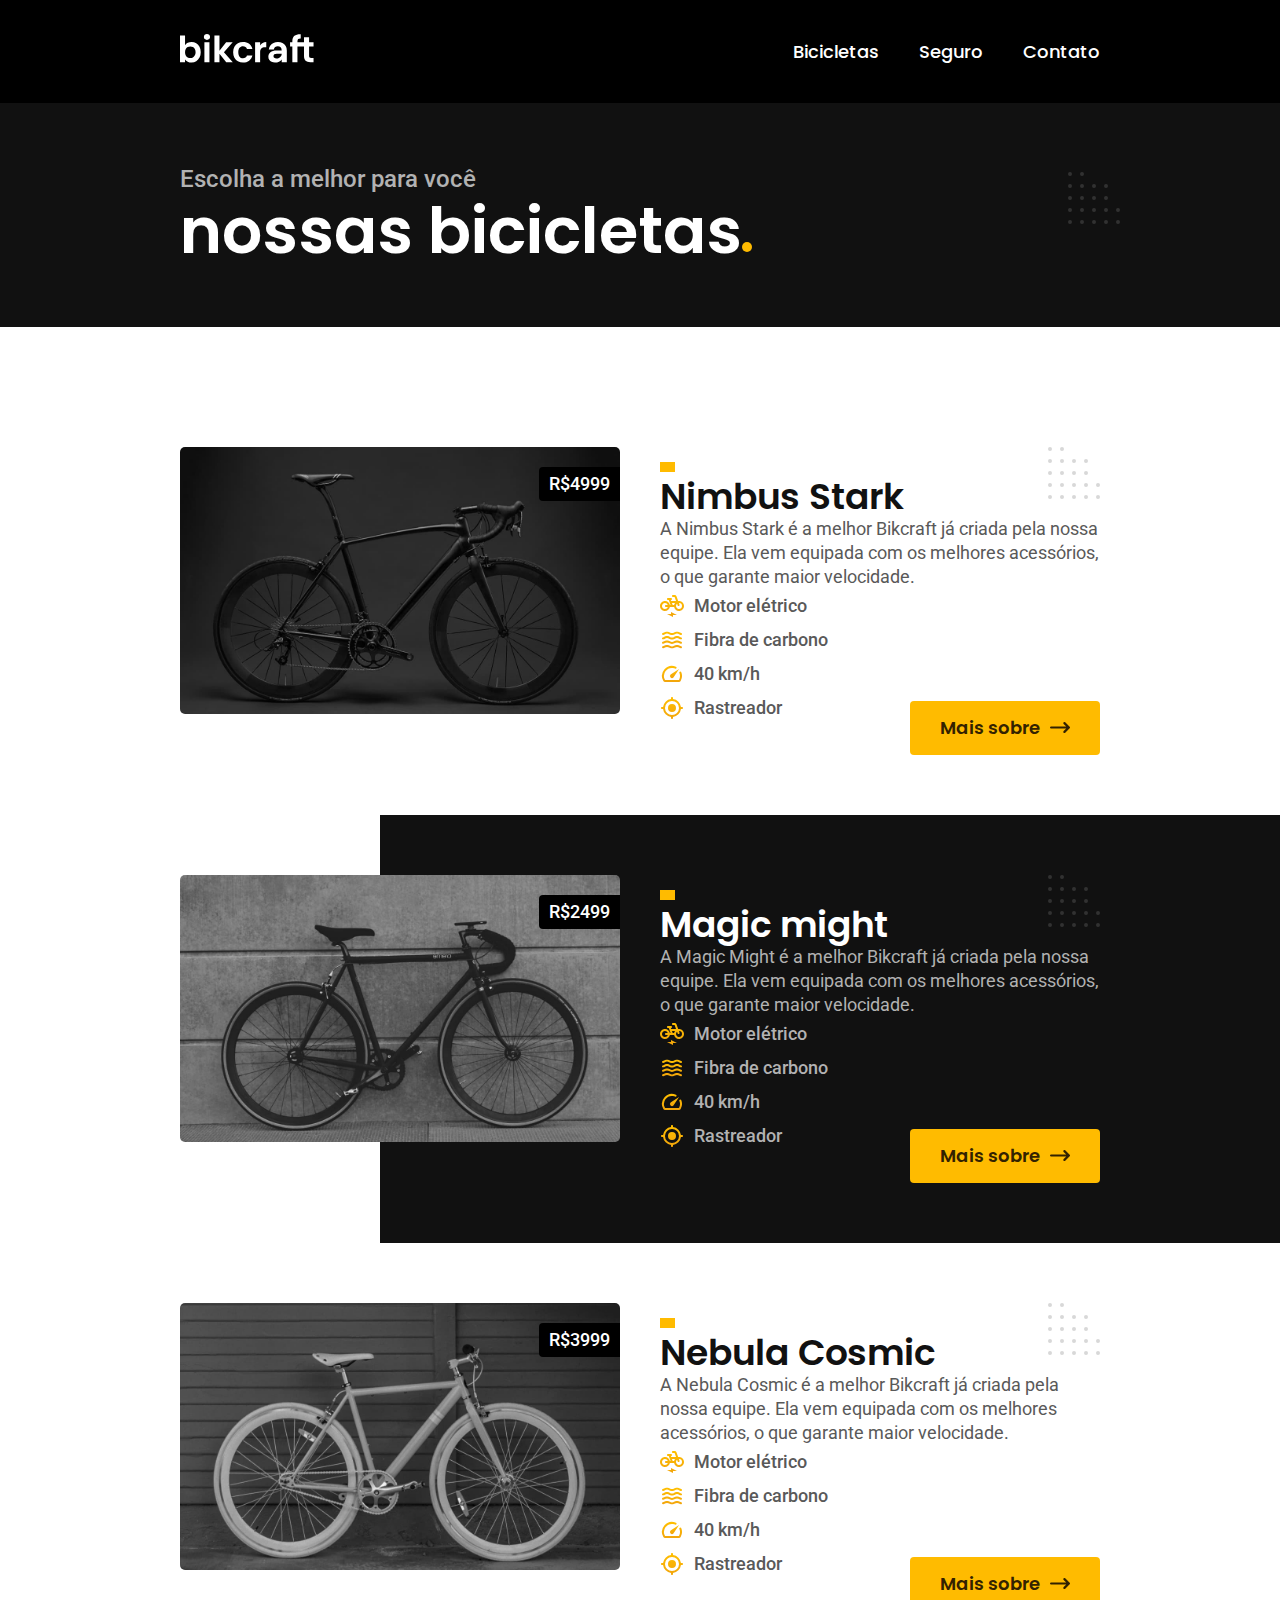
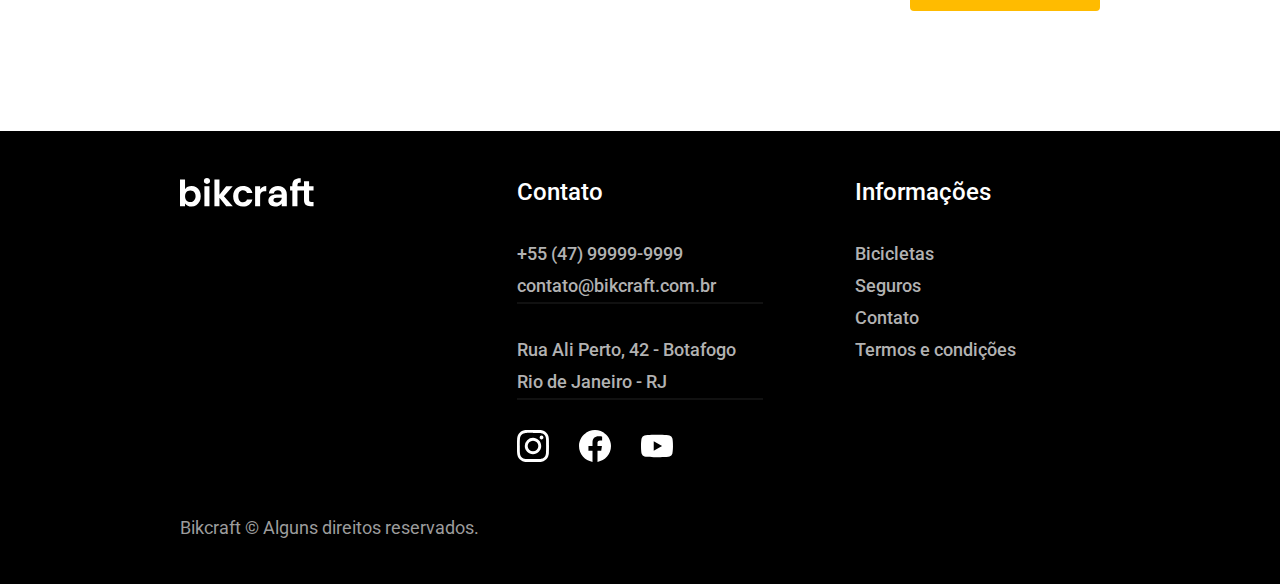
<file: bicicletas.html>
<!DOCTYPE html>
<html lang="pt-BR">
<head>
    <meta charset="UTF-8">
    <meta name="viewport" content="width=device-width, initial-scale=1.0">
    <script> document.documentElement.className = ' js'; </script>
    <link rel="stylesheet" href="/css/bicicletas/style.css">
    <link href="https://fonts.googleapis.com/css2?family=Fira+Sans:wght@400;500;600;700&family=Poppins:ital,wght@0,100;0,200;0,300;0,400;0,500;0,600;0,700;0,800;0,900;1,100;1,200;1,300;1,400;1,500;1,600;1,700;1,800;1,900&display=swap" rel="stylesheet">
    <link href="https://fonts.googleapis.com/css2?family=Roboto:ital,wght@0,100;0,300;0,400;0,500;0,700;0,900;1,100;1,300;1,400;1,500;1,700;1,900&display=swap" rel="stylesheet">
    <link href="https://fonts.googleapis.com/css2?family=Merriweather:ital,wght@0,900;1,900&display=swap" rel="stylesheet">
    <title>Bicicletas | Bikcraft</title>
</head>
<body>
    <header>
         
        <div class="header-wrapper">
            <a href="index.html"><img src="/img/bikcraft.svg" alt=""></a>
            <nav aria-label="primaria">
                <ul class="header-menu">
                    <li class="menu-item"><a href="/bicicletas.html">Bicicletas</a></li>
                    <li class="menu-item"><a href="/">Seguro</a></li>
                    <li class="menu-item"><a href="/">Contato</a></li>
                </ul>
            </nav>
        </div>
    </header>
    <main class="bicicletas" aria-label="Bicicletas">
        <div class="bicicletas-header">
            <span>Escolha a melhor para você</span>
            <h1>nossas bicicletas</h1>
        </div>
        <div class="bicicletas-wrapper">
            <div class="bicicletas-item">
                <div class="imagem-wrapper">
                    <img src="img/bicicletas/nimbus.jpg" alt="bicicleta preta esportiva, fundo preto">
                    <span class="item-preco">R$4999</span>
                </div>
                <div class="item-info">
                    <h2>Nimbus Stark</h2>
                    <p>A Nimbus Stark é a melhor Bikcraft já criada pela nossa equipe. Ela vem equipada com os melhores acessórios, o que garante maior velocidade.</p>
                    <div>
                        <ul >
                            <li>Motor elétrico</li>
                            <li>Fibra de carbono</li>
                            <li>40 km/h</li>
                            <li>Rastreador</li>
                        </ul>
                        <a href="">Mais sobre</a>
                    </div>
                </div>
            </div>
            <div class="bicicletas-item">
                <div class="imagem-wrapper">
                    <img src="img/bicicletas/magic.jpg" alt="bicicleta preta esportiva, fundo cinza">
                    <span class="item-preco">R$2499</span>
                </div>
                <div class="item-info">
                    <h2>Magic might</h2>
                    <p>A Magic Might é a melhor Bikcraft já criada pela nossa equipe. Ela vem equipada com os melhores acessórios, o que garante maior velocidade.</p>
                    <div>
                        <ul >
                            <li>Motor elétrico</li>
                            <li>Fibra de carbono</li>
                            <li>40 km/h</li>
                            <li>Rastreador</li>
                        </ul>
                        <a href="">Mais sobre</a>
                    </div>
                </div>
            </div>
            <div class="bicicletas-item">
                <div class="imagem-wrapper">
                    <img src="img/bicicletas/nebula.jpg" alt="bicicleta branca esportiva">
                    <span class="item-preco">R$3999</span>
                </div>
                <div class="item-info">
                    <h2>Nebula Cosmic</h2>
                    <p>A Nebula Cosmic é a melhor Bikcraft já criada pela nossa equipe. Ela vem equipada com os melhores acessórios, o que garante maior velocidade.</p>
                    <div>
                        <ul >
                            <li>Motor elétrico</li>
                            <li>Fibra de carbono</li>
                            <li>40 km/h</li>
                            <li>Rastreador</li>
                        </ul>
                        <a href="">Mais sobre</a>
                    </div>
                </div>
            </div>
        </div>
    </main>
    <footer>
        <div class="footer-wrapper">
            <div class="footer-marca">
                <img src="img/bikcraft.svg" alt="">
            </div>
            <div class="footer-contato">
                <h3>Contato</h3>
                <div>
                    <a href="tel:+55 (47) 99999-9999">
                            +55 (47) 99999-9999
                    </a>
                    <a href="mailto:contato@bikcraft.com.br">contato@bikcraft.com.br</a>
                    
                </div>
                <div>
                <span>
                    Rua Ali Perto, 42 - Botafogo
                        Rio de Janeiro - RJ
                </span>
            </div>
                <div class="contato-redes">
                    <a href="https://instagram.com/bikcraft"><img src="img/redes/instagram.svg" alt=""></a>
                    <a href="https://facebook.com/bikcraft"><img src="img/redes/facebook.svg" alt=""></a>
                    <a href="https://youtube.com/bikcraft"><img src="img/redes/youtube.svg" alt=""></a>
                </div>
            </div>
            <div class="footer-informacoes">
                <h3>Informações</h3>
                <ul class="informacoes-lista">
                    <li><a href="bicicletas.html">Bicicletas</a></li>
                    <li><a href="seguros.html">Seguros</a></li>
                    <li><a href="contato.html">Contato</a></li>
                    <li><a href="termos.html">Termos e condições</a></li>
                </ul>
            </div>
        </div>
        <div class="copywright">
            <span >Bikcraft © Alguns direitos reservados.</span>
        </div>

    </footer>


    
</body>
</html>
</file>
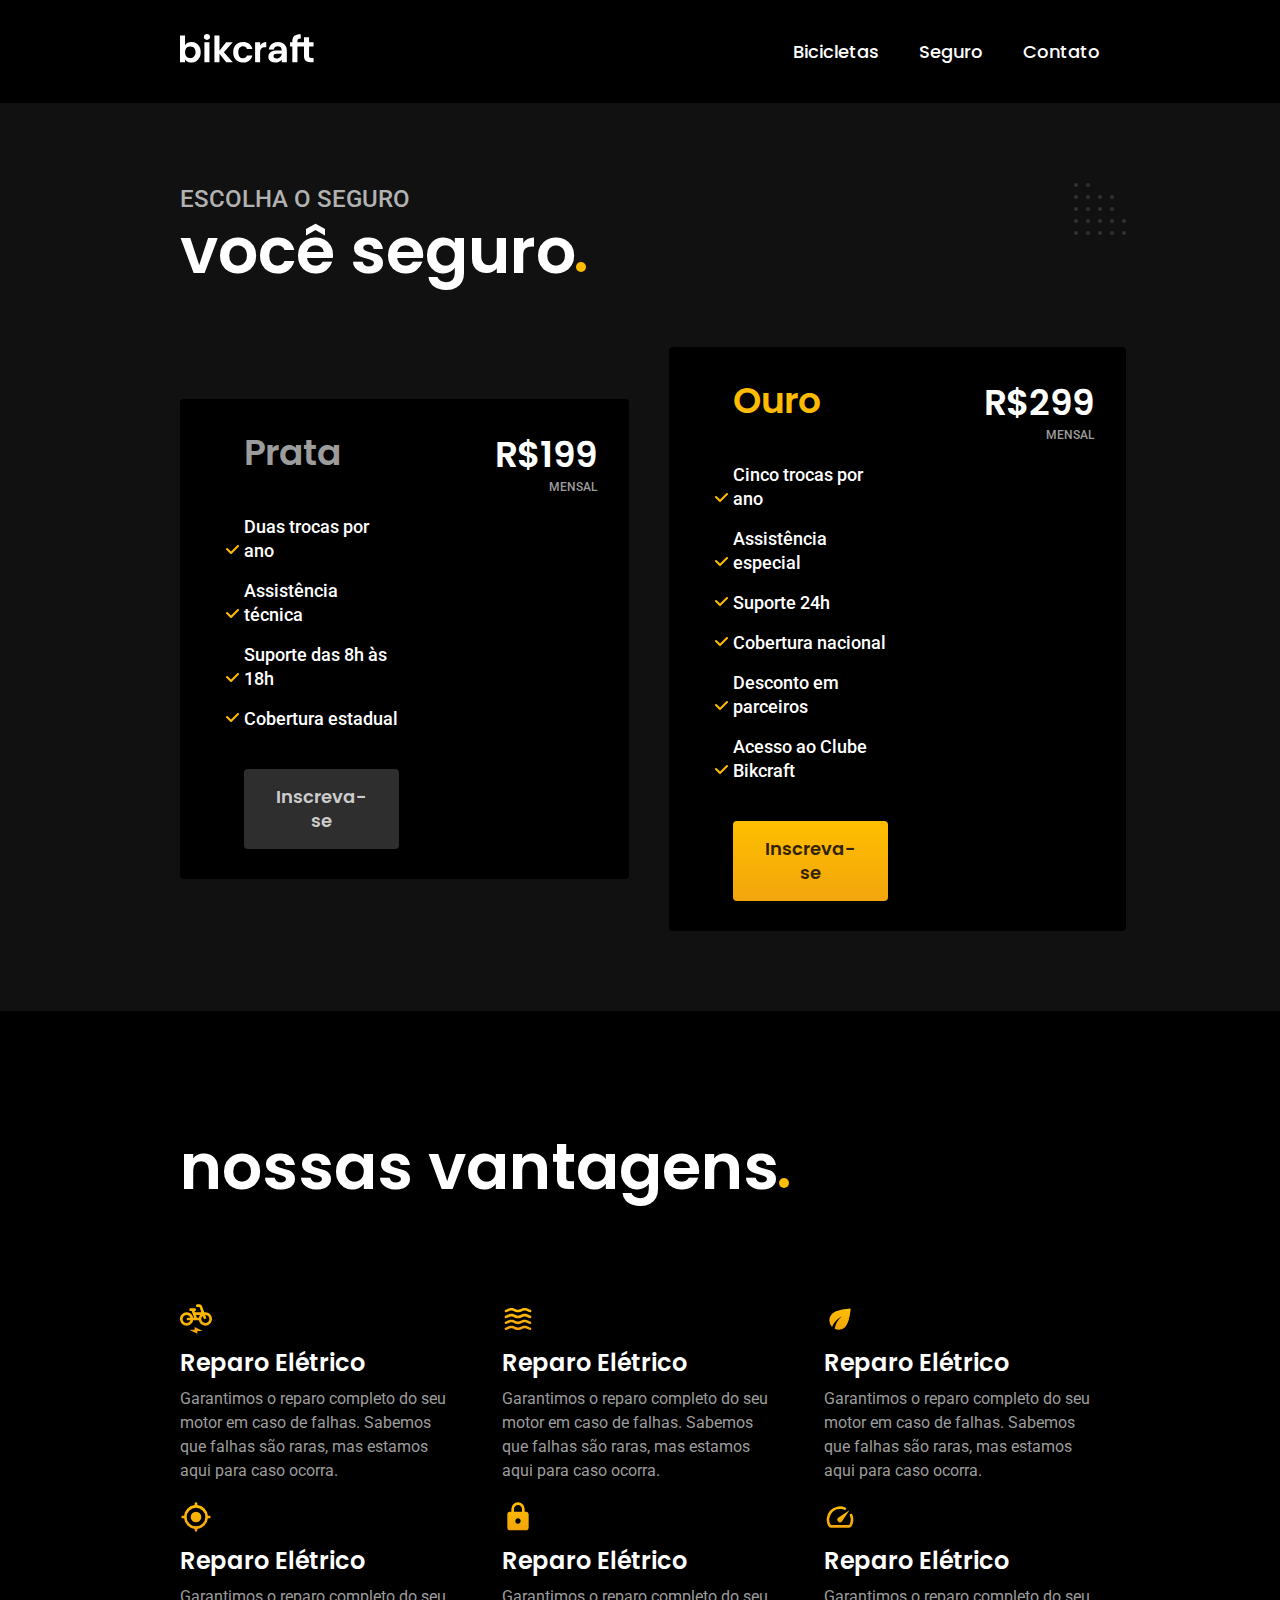
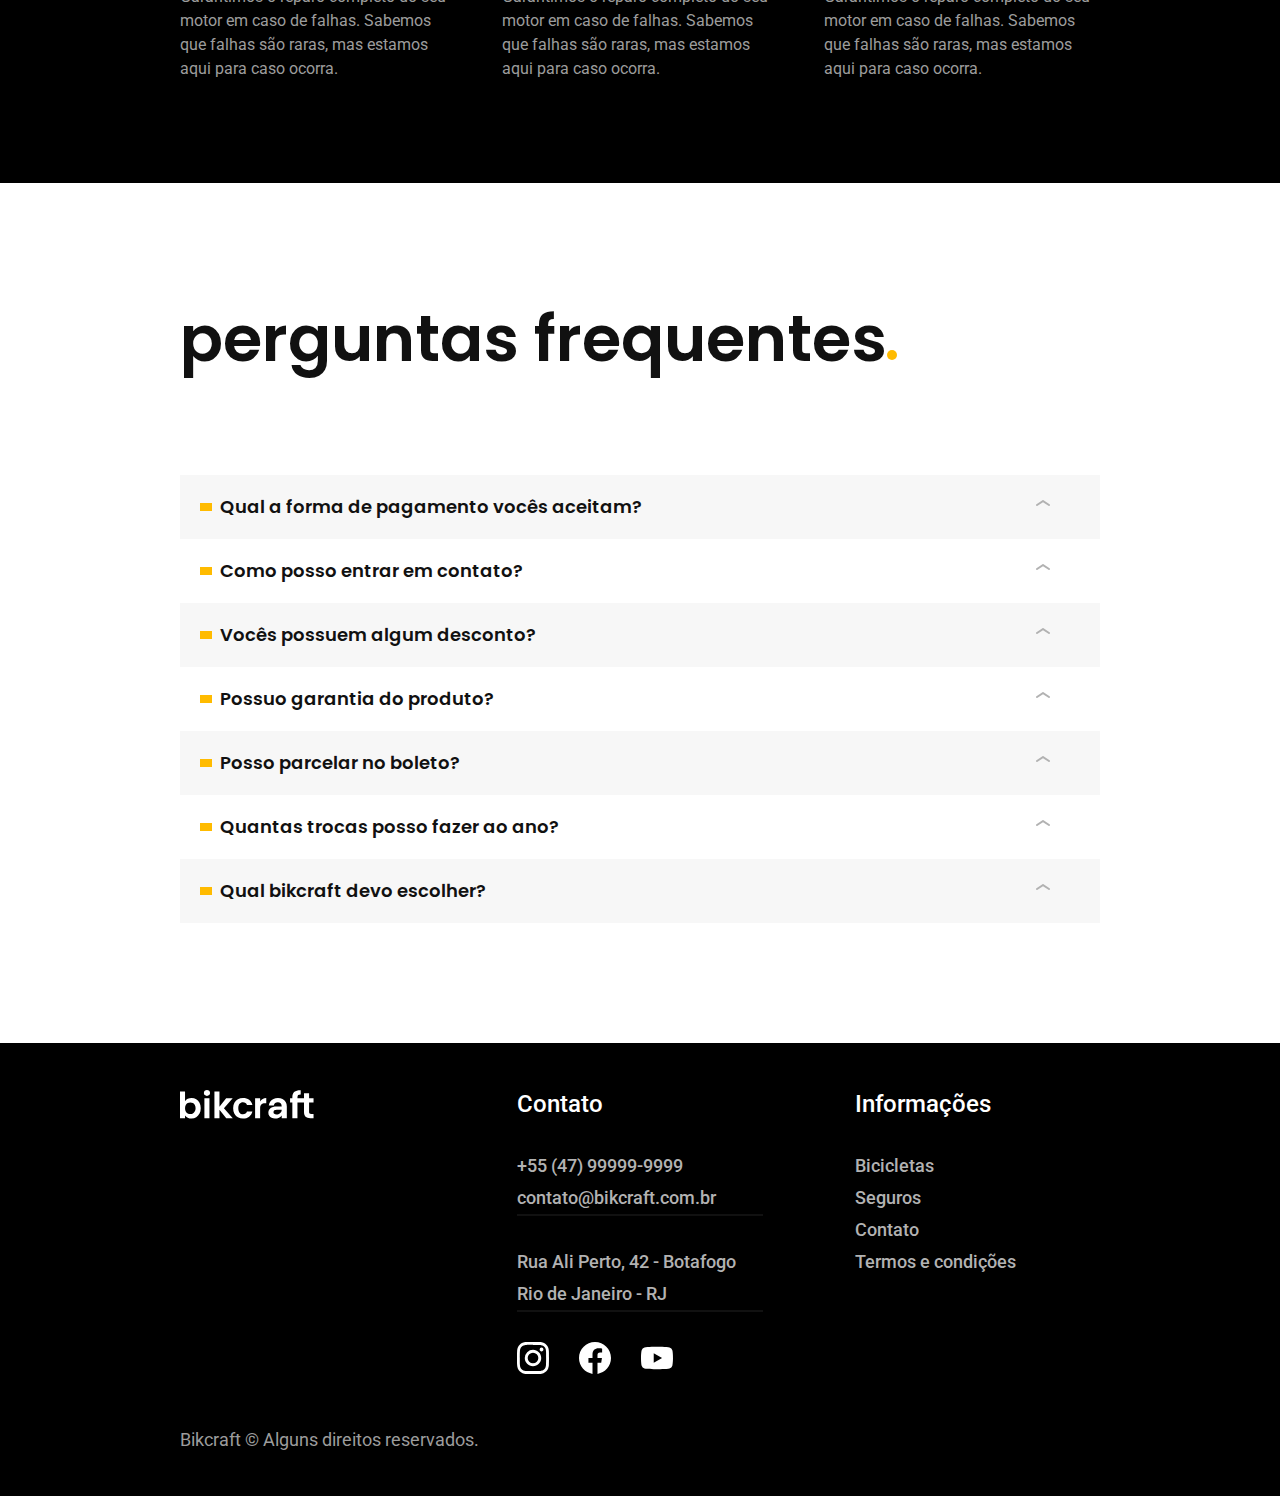
<file: seguros.html>
<!DOCTYPE html>
<html lang="pt-BR">
<head>
    <meta charset="UTF-8">
    <meta name="viewport" content="width=device-width, initial-scale=1.0">

    <script> document.documentElement.dataset.js = 'js'; </script>
     <link rel="stylesheet" href="/css/seguros/style.css">
     <link href="https://fonts.googleapis.com/css2?family=Fira+Sans:wght@400;500;600;700&family=Poppins:ital,wght@0,100;0,200;0,300;0,400;0,500;0,600;0,700;0,800;0,900;1,100;1,200;1,300;1,400;1,500;1,600;1,700;1,800;1,900&display=swap" rel="stylesheet">
     <link href="https://fonts.googleapis.com/css2?family=Roboto:ital,wght@0,100;0,300;0,400;0,500;0,700;0,900;1,100;1,300;1,400;1,500;1,700;1,900&display=swap" rel="stylesheet">
     <link href="https://fonts.googleapis.com/css2?family=Merriweather:ital,wght@0,900;1,900&display=swap" rel="stylesheet">
  
     <title>Bikcraft</title> <title>Document</title>
</head>
<body>
        <header>
         
            <div class="header-wrapper">
                <a href="index.html"><img src="/img/bikcraft.svg" alt="bikcraft logo"></a>
                <nav aria-label="primaria">
                    <ul class="header-menu">
                        <li class="menu-item"><a href="/bicicletas.html">Bicicletas</a></li>
                        <li class="menu-item"><a href="seguros.html">Seguro</a></li>
                        <li class="menu-item"><a href="/">Contato</a></li>
                    </ul>
                </nav>
            </div>
        </header>
        <main class="seguros" aria-label="Seguros">
            <div class="seguros-wrapper">
                <div>
                    <span>Escolha o seguro</span>
                    <h2>você seguro</h2>
                </div>
                <div class="seguros-lista">
                    <div class="seguro-card prata">
                        <div>
                            <h3>Prata</h3>
                            <ul>
                                <li>Duas trocas por ano</li>
                                <li>Assistência técnica</li>
                                <li>Suporte das 8h às 18h</li>
                                <li>Cobertura estadual</li>
                            </ul>
                            <a href="/">Inscreva-se</a>
                        </div>
                        <span>R$199 <span>mensal</span></span>
    
                    </div>
    
                    <div class="seguro-card ouro">
                        <div>
                            <h3>Ouro</h3>
                            <ul>
                                <li>Cinco trocas por ano</li>
                                <li>Assistência especial</li>
                                <li>Suporte 24h</li>
                                <li>Cobertura nacional</li>
                                <li>Desconto em parceiros</li>
                                <li>Acesso ao Clube Bikcraft</li>
                            </ul>
                            <a href="/">Inscreva-se</a>
                        </div>
                        <span>R$299 <span>mensal</span></span>
                    </div>
                    
    
                </div>
    
            </div>
        </main>
        <section class="vantagens">
            <div class="vantagens-wrapper">
                <h2>nossas vantagens </h2>
                <ul class="vantagens-lista">
                    <li class="lista-item">
                        <img src="./img/icones/eletrica.svg" alt="">
                        <div class="item-wrapper">
                            <h3>Reparo Elétrico</h3>
                            <p>Garantimos o reparo completo do seu motor em caso de falhas. Sabemos que falhas são raras, mas estamos aqui para caso ocorra.</p>
                        </div>
                    </li>
                    <li class="lista-item">
                        <img src="./img/icones/carbono.svg" alt="">
                        <div class="item-wrapper">
                            <h3>Reparo Elétrico</h3>
                            <p>Garantimos o reparo completo do seu motor em caso de falhas. Sabemos que falhas são raras, mas estamos aqui para caso ocorra.</p>
                        </div>
                    </li>
                    <li class="lista-item">
                        <img src="./img/icones/sustentavel.svg" alt="">
                        <div class="item-wrapper">
                            <h3>Reparo Elétrico</h3>
                            <p>Garantimos o reparo completo do seu motor em caso de falhas. Sabemos que falhas são raras, mas estamos aqui para caso ocorra.</p>
                        </div>
                    </li>
                    <li class="lista-item">
                        <img src="./img/icones/rastreador.svg" alt="">
                        <div class="item-wrapper">
                            <h3>Reparo Elétrico</h3>
                            <p>Garantimos o reparo completo do seu motor em caso de falhas. Sabemos que falhas são raras, mas estamos aqui para caso ocorra.</p>
                        </div>
                    </li>
                    <li class="lista-item">
                        <img src="./img/icones/seguro.svg" alt="">
                        <div class="item-wrapper">
                            <h3>Reparo Elétrico</h3>
                            <p>Garantimos o reparo completo do seu motor em caso de falhas. Sabemos que falhas são raras, mas estamos aqui para caso ocorra.</p>
                        </div>
                    </li>
                    <li class="lista-item">
                        <img src="./img/icones/velocidade.svg" alt="">
                        <div class="item-wrapper">
                            <h3>Reparo Elétrico</h3>
                            <p>Garantimos o reparo completo do seu motor em caso de falhas. Sabemos que falhas são raras, mas estamos aqui para caso ocorra.</p>
                        </div>
                    </li>
                </ul>
            </div>
        </section>
        <section class="perguntas">
            <h2>perguntas frequentes</h2>
            <dl class="perguntas-lista" data-accordion>
                <div class="perguntas-lista-item">
                    <dt>Qual a forma de pagamento vocês aceitam?</dt>
                    <dd>Aceitamos pagamentos parcelados em todos os cartões de crédito. Para pagamentos à vista também aceitarmos PIX e Boleto através do PagSeguro.</dd>
                </div>

                <div class="perguntas-lista-item">
                    <dt>Como posso entrar em contato?</dt>
                    <dd>Aceitamos pagamentos parcelados em todos os cartões de crédito. Para pagamentos à vista também aceitarmos PIX e Boleto através do PagSeguro.</dd>
                </div>

                <div class="perguntas-lista-item">
                    <dt>Vocês possuem algum desconto?</dt>
                    <dd>Aceitamos pagamentos parcelados em todos os cartões de crédito. Para pagamentos à vista também aceitarmos PIX e Boleto através do PagSeguro.</dd>
                </div>

                <div class="perguntas-lista-item">
                    <dt>Possuo garantia do produto?</dt>
                    <dd>Aceitamos pagamentos parcelados em todos os cartões de crédito. Para pagamentos à vista também aceitarmos PIX e Boleto através do PagSeguro.</dd>
                </div>

                <div class="perguntas-lista-item">
                    <dt>Posso parcelar no boleto?</dt>
                    <dd>Aceitamos pagamentos parcelados em todos os cartões de crédito. Para pagamentos à vista também aceitarmos PIX e Boleto através do PagSeguro.</dd>
                </div>

                <div class="perguntas-lista-item">
                    <dt>Quantas trocas posso fazer ao ano?</dt>
                    <dd>Aceitamos pagamentos parcelados em todos os cartões de crédito. Para pagamentos à vista também aceitarmos PIX e Boleto através do PagSeguro.</dd>
                </div>

                <div class="perguntas-lista-item">
                    <dt>Qual bikcraft devo escolher?</dt>
                    <dd>Aceitamos pagamentos parcelados em todos os cartões de crédito. Para pagamentos à vista também aceitarmos PIX e Boleto através do PagSeguro.</dd>
                </div>



            </dl>

        </section>

        <footer>
            <div class="footer-wrapper">
                <div class="footer-marca">
                    <img src="img/bikcraft.svg" alt="bikcraft logo">
                </div>
                <div class="footer-contato">
                    <h3>Contato</h3>
                    <div>
                        <a href="tel:+55 (47) 99999-9999">
                                +55 (47) 99999-9999
                        </a>
                        <a href="mailto:contato@bikcraft.com.br">contato@bikcraft.com.br</a>
                        
                    </div>
                    <div>
                    <span>
                        Rua Ali Perto, 42 - Botafogo
                            Rio de Janeiro - RJ
                    </span>
                </div>
                    <div class="contato-redes">
                        <a href="https://instagram.com/bikcraft"><img src="img/redes/instagram.svg" alt=""></a>
                        <a href="https://facebook.com/bikcraft"><img src="img/redes/facebook.svg" alt=""></a>
                        <a href="https://youtube.com/bikcraft"><img src="img/redes/youtube.svg" alt=""></a>
                    </div>
                </div>
                <div class="footer-informacoes">
                    <h3>Informações</h3>
                    <ul class="informacoes-lista">
                        <li><a href="bicicletas.html">Bicicletas</a></li>
                        <li><a href="seguros.html">Seguros</a></li>
                        <li><a href="contato.html">Contato</a></li>
                        <li><a href="termos.html">Termos e condições</a></li>
                    </ul>
                </div>
            </div>
            <div class="copywright">
                <span >Bikcraft © Alguns direitos reservados.</span>
            </div>
    
        </footer>


<script type="module" src="./js/home.js"></script>
</body>
</html>
</file>
<file: css/bicicletas/style.css>
@import url(/css/globals.css);
@import url(/css/bicicletas/header.css);
@import url(/css/bicicletas/bicicletas.css);
@import url(/css/bicicletas/footer.css);
</file>
<file: css/seguros/style.css>
@import url(../globals.css);
@import url('./header.css');
@import url('./seguros.css');
@import url('./vantagens.css');
@import url('./perguntas.css');
@import url('./footer.css');
</file>
